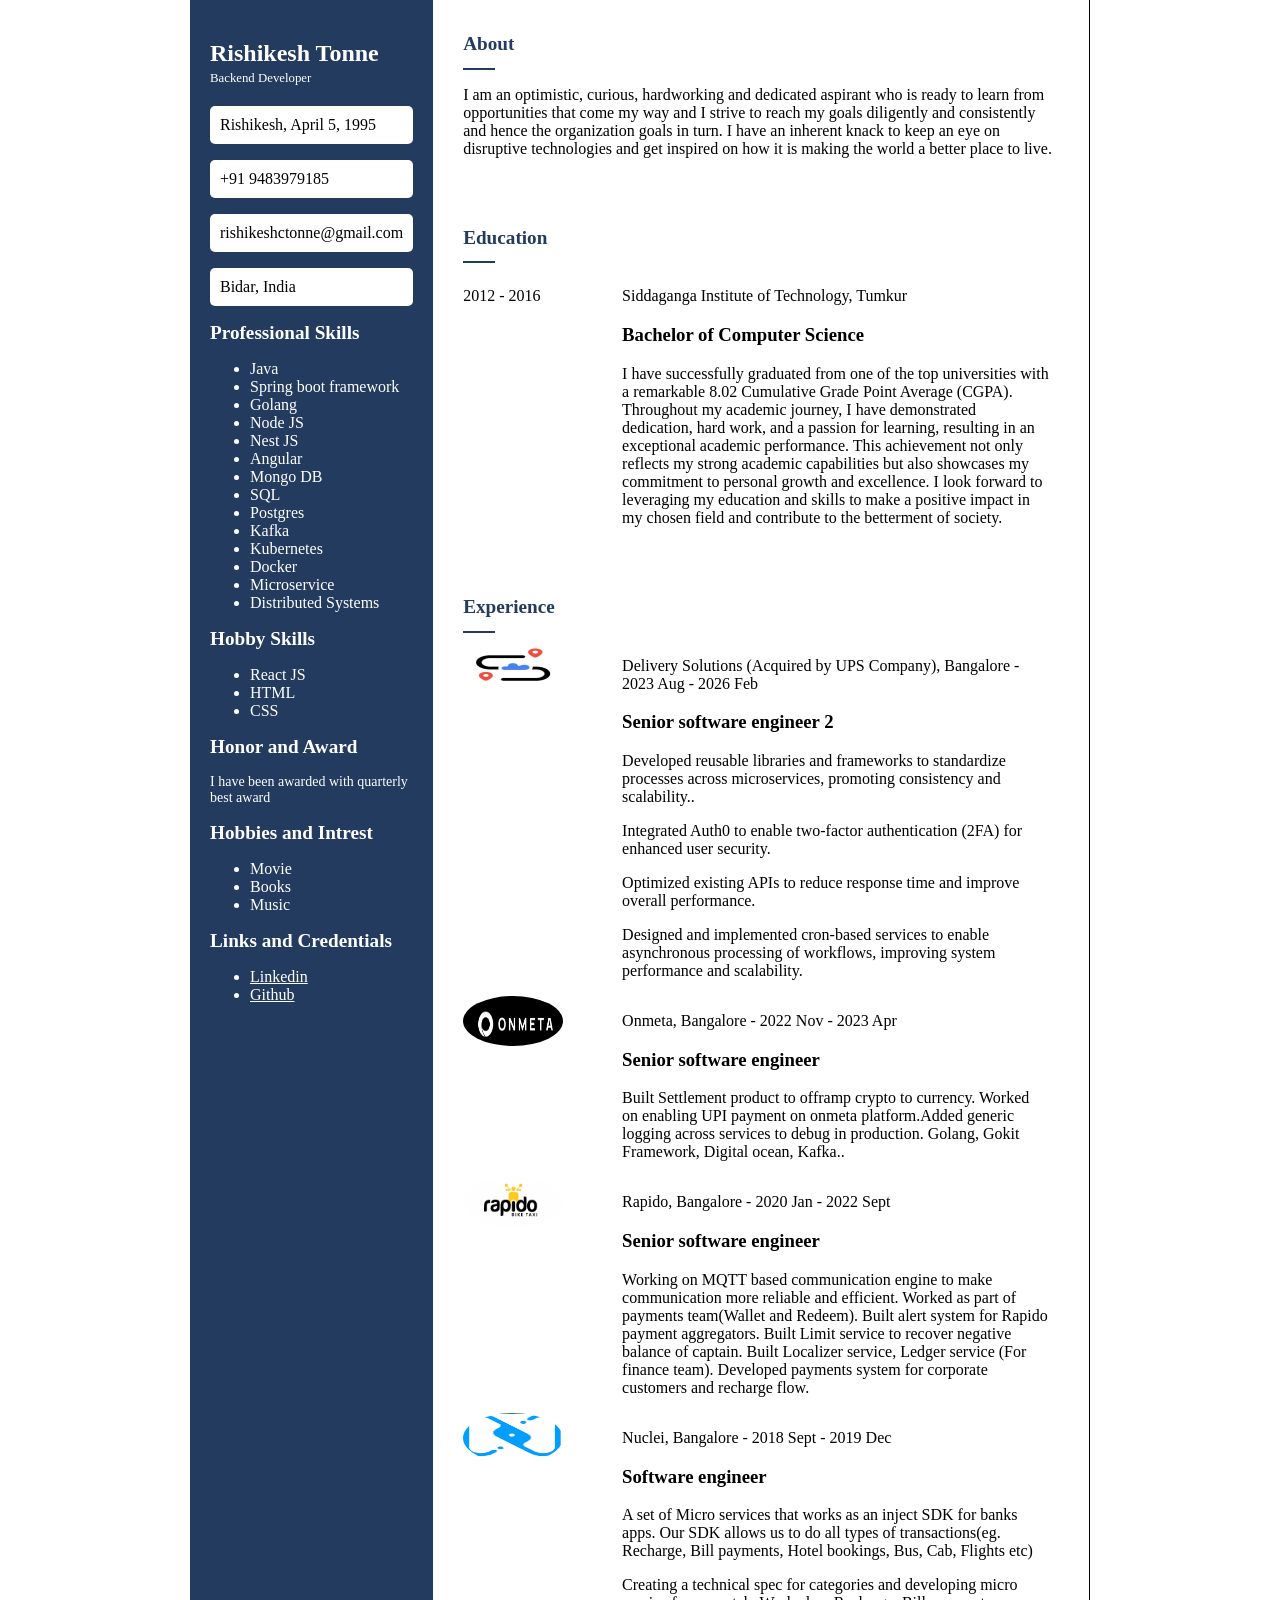
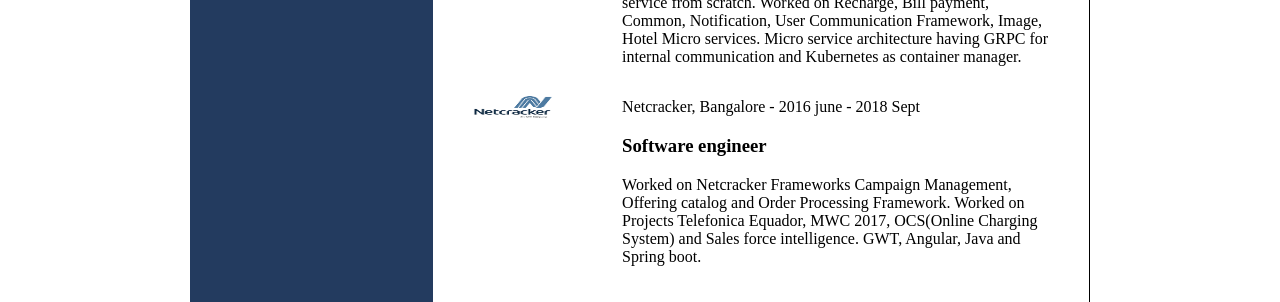
<file: index.html>
<!DOCTYPE html>

<html lang="en">
    <head>
        <meta charset="utf-8" />
        <meta name="viewport" content="width=device-width,initial-scale=1.0">
        <link href="./style.css" type="text/css" rel="stylesheet">
    </head>
    <body>
        <div class="container">
            <aside class="side">
                <div class="heading">
                    <h1>Rishikesh Tonne</h1>
                    <p> Backend Developer</p>
                </div>
                <div class="personal detail">
                    <p>Rishikesh, April 5, 1995</p>
                    <p>+91 9483979185</p>
                    <p>rishikeshctonne@gmail.com</p>
                    <p> Bidar, India</p>
                </div>
                <div class="skills">
                    <div>
                        <h1> Professional Skills </h1>
                        <ul>
                            <li>Java</li>
                            <li>Spring boot framework</li>
                            <li>Golang</li>
                            <li>Node JS</li>
                            <li>Nest JS</li>
                            <li>Angular</li>
                            <li>Mongo DB</li>
                            <li>SQL</li>
                            <li>Postgres</li>
                            <li>Kafka</li>
                            <li>Kubernetes</li>
                            <li>Docker</li>
                            <li>Microservice</li>
                            <li>Distributed Systems</li>
                        </ul>
                    </div>
                    <div>
                        <h1> Hobby Skills </h1>
                        <ul>
                            <li>React JS</li>
                            <li>HTML</li>
                            <li>CSS</li>
                        </ul>
                    </div>
                </div>

                <div class="links">
                    <div class="award">
                        <h1>Honor and Award</h1>
                        <p>I have been awarded with quarterly best award</p>
                    </div>
                    <div class="hobbies">
                        <h1>Hobbies and Intrest</h1>
                        <ul>
                            <li>Movie</li>
                            <li>Books</li>
                            <li>Music</li>
                        </ul>
                    </div>
                    <div>
                        <h1>Links and Credentials</h1>
                        <ul>
                            <li><a
                                    href="https://www.linkedin.com/in/rishikesh-tonne-a95577a6">Linkedin</a></li>
                            <li><a href="https://github.com/rishikeshct">Github</a></li>
                        </ul>
                    </div>
                </div>
            </aside>
            <main class="main">
                <div class="about">
                    <h1>About</h1>
                    <hr>
                    <p>
                        I am an optimistic, curious, hardworking and dedicated
                        aspirant who is ready to learn from opportunities that
                        come my way and I strive to reach my goals diligently
                        and consistently and hence the organization goals in
                        turn. I have an inherent knack to keep an eye on
                        disruptive technologies and get inspired on how it is
                        making the world a better place to live.
                    </p>
                </div>
                <div class="education">
                    <h1>Education</h1>
                    <hr>
                    <div class="timeline">
                        <div class="year">
                            <p>2012 - 2016</p>
                        </div>
                        <div class="info">
                            <p class="name"> Siddaganga Institute of Technology,
                                Tumkur </p>
                            <h3 class="nameheading">Bachelor of Computer Science</h3>
                            <p>I have successfully graduated from one of the top
                                universities with a remarkable 8.02 Cumulative
                                Grade Point Average (CGPA). Throughout my
                                academic journey, I have demonstrated
                                dedication, hard work, and a passion for
                                learning, resulting in an exceptional academic
                                performance. This achievement not only reflects
                                my strong academic capabilities but also
                                showcases my commitment to personal growth and
                                excellence. I look forward to leveraging my
                                education and skills to make a positive impact
                                in my chosen field and contribute to the
                                betterment of society.</p>
                        </div>
                    </div>
                </div>
                <div class="experience">
                    <h1>Experience</h1>
                    <hr>
                     <div class="timeline">
                        <div class="year">
                            <img src="img/ds.jpeg"/>
                        </div>
                        <div class="info">
                            <p class="name"> Delivery Solutions (Acquired by UPS Company),
                                Bangalore - 2023 Aug - 2026 Feb</p>
                            <h3 class="nameheading">Senior software engineer 2</h3>
                            <p>Developed reusable libraries and frameworks to standardize
                                processes across microservices, promoting consistency and
                                scalability..</p>
                            <p>Integrated Auth0 to enable two-factor authentication (2FA) for enhanced user security.</p>
                            <p>Optimized existing APIs to reduce response time and improve overall performance.</p>
                            <p>Designed and implemented cron-based services to enable asynchronous processing of workflows, improving system performance and scalability. </p>
                        </div>
                    </div>
                    <div class="timeline">
                        <div class="year">
                            <img src="img/onmeta.png"/>
                        </div>
                        <div class="info">
                            <p class="name"> Onmeta,
                                Bangalore - 2022 Nov - 2023 Apr</p>
                            <h3 class="nameheading">Senior software engineer</h3>
                            <p>Built Settlement product to offramp crypto to
                                currency. Worked on enabling UPI payment on
                                onmeta platform.Added generic logging across
                                services to debug in production. Golang, Gokit
                                Framework, Digital ocean, Kafka..</p>
                        </div>
                    </div>
                    <div class="timeline">
                        <div class="year">
                            <img src="img/rapido.png"/>
                        </div>
                        <div class="info">
                            <p class="name"> Rapido,
                                Bangalore - 2020 Jan - 2022 Sept</p>
                            <h3 class="nameheading">Senior software engineer</h3>
                            <p>Working on MQTT based communication engine to
                                make communication more reliable and efficient.
                                Worked as part of payments team(Wallet and
                                Redeem). Built alert system for Rapido payment
                                aggregators. Built Limit service to recover
                                negative balance of captain. Built Localizer
                                service, Ledger service (For finance team).
                                Developed payments system for corporate
                                customers and recharge flow.</p>
                        </div>
                    </div>
                    <div class="timeline">
                        <div class="year">
                            <img src="img/nuclei.png"/>
                        </div>
                        <div class="info">
                            <p class="name"> Nuclei,
                                Bangalore - 2018 Sept - 2019 Dec </p>
                            <h3 class="nameheading">Software engineer</h3>
                            <p>A set of Micro services that works as an inject
                                SDK for banks apps. Our SDK allows us to do all
                                types of transactions(eg. Recharge, Bill
                                payments, Hotel bookings, Bus, Cab, Flights etc)</p>
                            <p>Creating a technical spec for categories and
                                developing micro service from scratch. Worked on
                                Recharge, Bill payment, Common, Notification,
                                User Communication Framework, Image, Hotel Micro
                                services. Micro service architecture having GRPC
                                for internal communication and Kubernetes as
                                container manager.</p>
                        </div>
                    </div>
                    <div class="timeline">
                        <div class="year">
                            <img src="img/netcracker.png"/>
                        </div>
                        <div class="info">
                            <p class="name"> Netcracker,
                                Bangalore - 2016 june - 2018 Sept </p>
                            <h3 class="nameheading">Software engineer</h3>
                            <p>Worked on Netcracker Frameworks Campaign
                                Management, Offering catalog and Order
                                Processing Framework. Worked on Projects
                                Telefonica Equador, MWC 2017, OCS(Online
                                Charging System) and Sales force intelligence.
                                GWT, Angular, Java and Spring boot.</p>
                        </div>
                    </div>
                </div>
            </main>
        </div>
    </body>
</html>
</file>
<file: style.css>
body {
    margin: 0;
}

.container {
    display: flex;
    margin: 0 auto;
    max-width: 900px;
}

p {
    overflow-wrap: break-word;
}

.side {
    background: #233b5f;
    padding: 20px;
    color: white;
    padding-bottom: 50px;
}

h1 {
    font-size: 1.2em;
}

.heading h1 {
    font-size: 1.5em;
    margin-bottom: 0px;
}

.heading p {
    font-size: 0.8em;
    margin-top: 0px;
    line-height: 1.8em;
}

.personal p {
    background: white;
    color: black;
    border-radius: 5px;
    padding: 10px;
}

.award p {
    font-size: 0.875em;
}

a {
    color: white;
}

main {
    border-right: 1px solid;
}

.main > div {
    padding: 20px 30px;
}

.main h1{
    color: #233b5f;
}

hr {
    border: 1px solid #233b5f;
    width: 30px;
    margin-left: 0;
}

.timeline {
    display: grid;
    grid-template-columns: 1fr 3fr;
}   

.info {
    padding: 0 10px;
}

img {
    width: 100px;
    height: 50px;
    border-radius: 50%;
}

@media only screen and (max-width: 700px) {

    .heading {
        grid-column: span 2;
    }
    .container {
        display: grid;
    }
    .side {
        display: grid;
        grid-template-columns: 1fr 1fr 1fr;
        gap: 10px;
    }

    .skills {
        display: flex;
        grid-column: span 2;
        overflow: hidden;
    }
}
</file>
